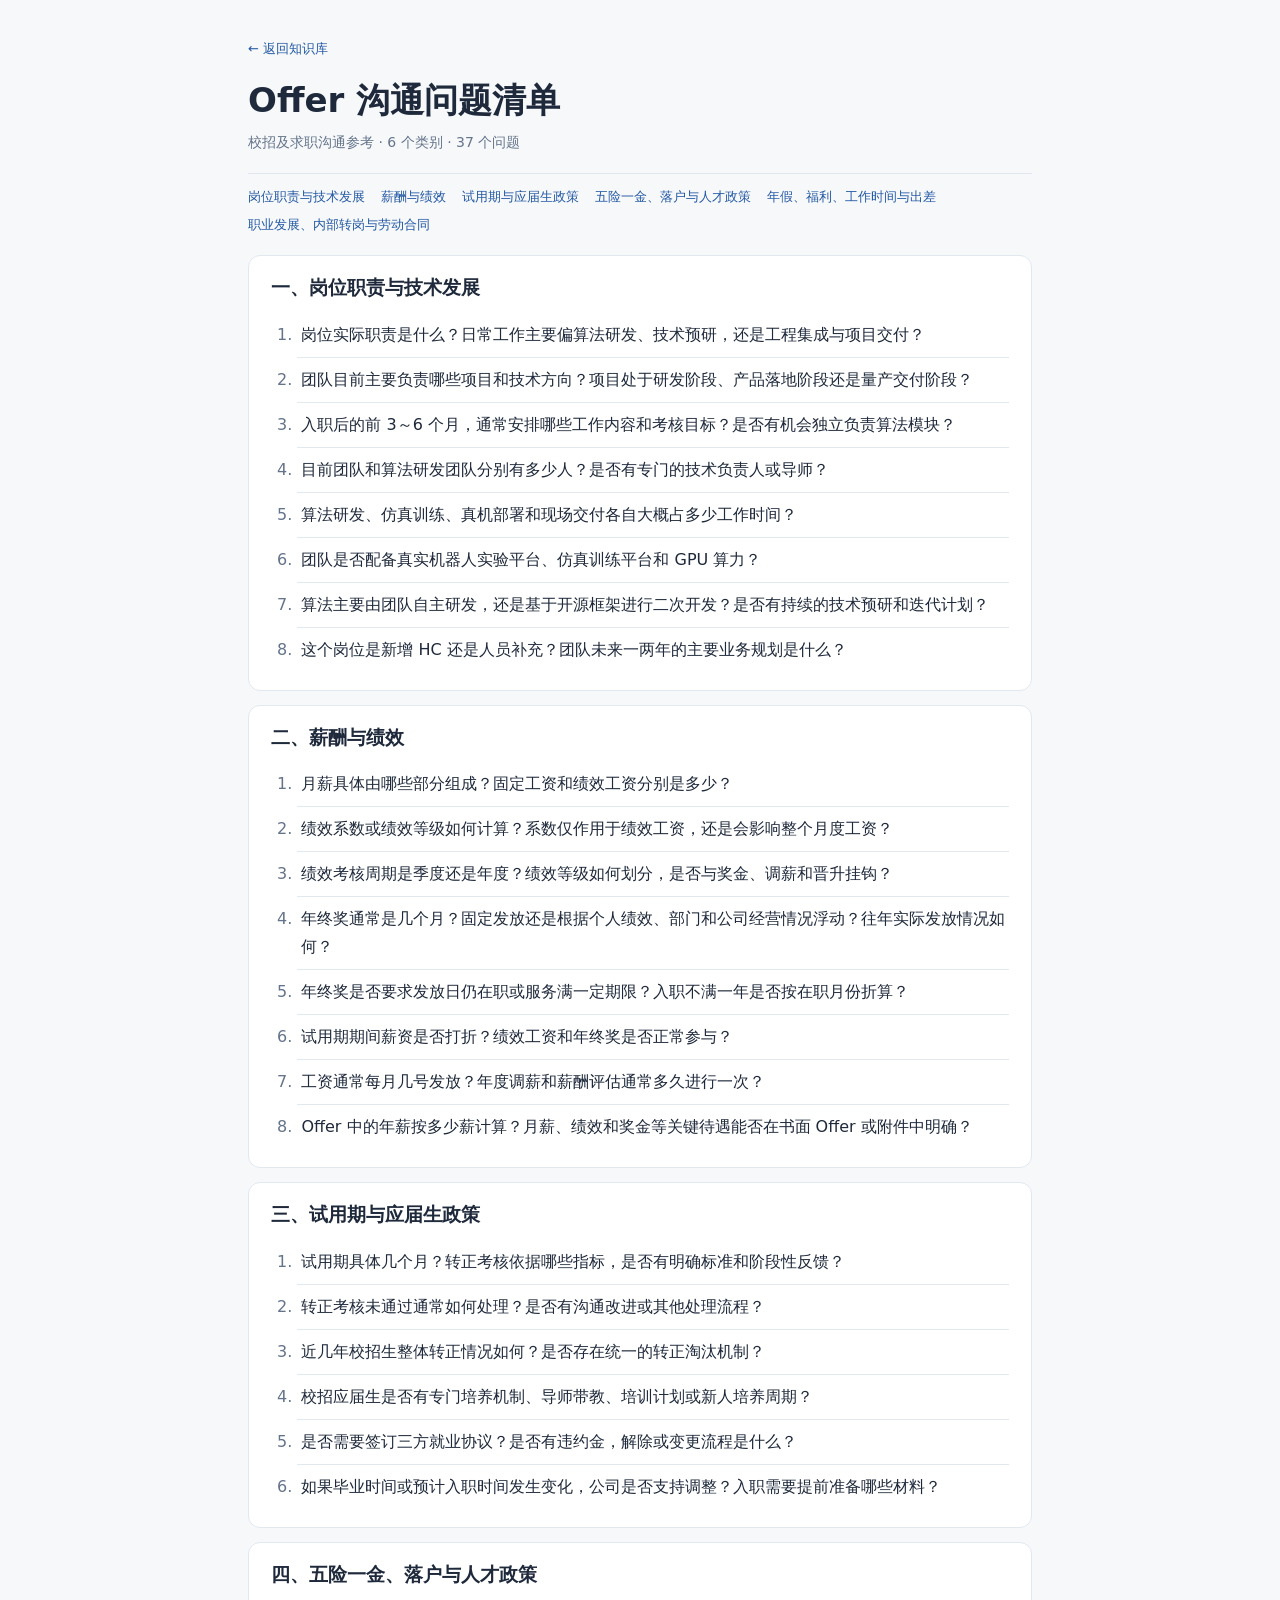
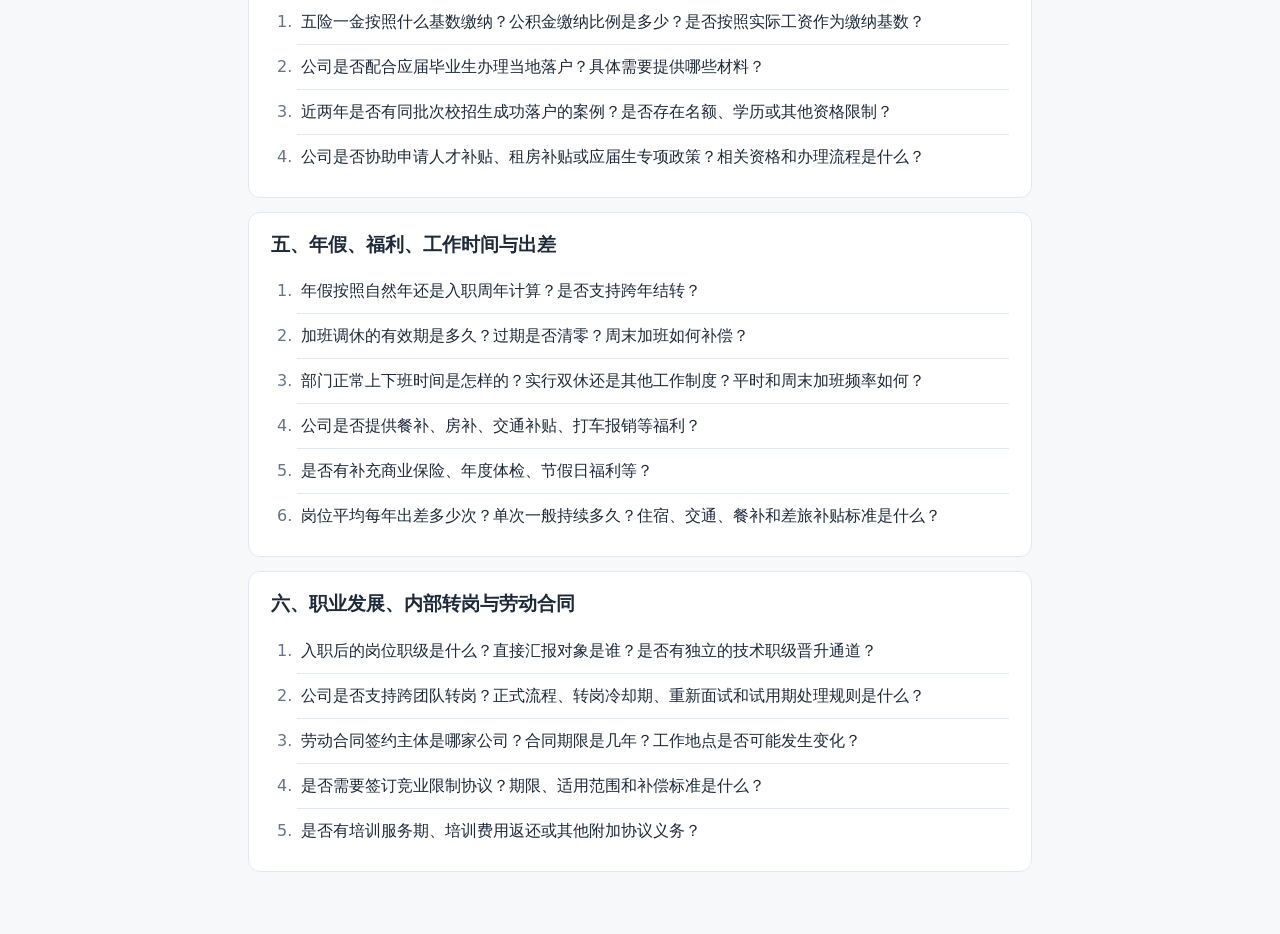
<file: docs/tools/offer-assistant/index.html>
<!doctype html>
<html lang="zh-CN">
<head>
<meta charset="utf-8">
<meta name="viewport" content="width=device-width, initial-scale=1">
<title>Offer 沟通问题清单</title>
<style>
:root{color-scheme:light dark;--bg:#f7f8fa;--paper:#fff;--ink:#1e293b;--muted:#64748b;--line:#e2e8f0;--accent:#2359a4}
@media(prefers-color-scheme:dark){:root{--bg:#111827;--paper:#182230;--ink:#e5e7eb;--muted:#aab7c8;--line:#374151;--accent:#9ac2ff}}
*{box-sizing:border-box}body{margin:0;background:var(--bg);color:var(--ink);font:16px/1.75 system-ui,-apple-system,"Microsoft YaHei",sans-serif}main{max-width:820px;margin:auto;padding:28px 18px 48px}a{color:var(--accent);text-decoration:none}a:hover{text-decoration:underline}header{padding:6px 0 18px}header a{font-size:13px}h1{font-size:clamp(25px,5vw,34px);line-height:1.3;margin:16px 0 8px}header p{margin:0;color:var(--muted);font-size:14px}nav{display:flex;flex-wrap:wrap;gap:6px 16px;font-size:13px;padding:12px 0 18px;border-top:1px solid var(--line)}section{background:var(--paper);border:1px solid var(--line);border-radius:12px;margin:0 0 14px;padding:18px 22px;scroll-margin-top:12px}h2{font-size:19px;line-height:1.4;margin:0 0 12px}ol{margin:0;padding-left:1.65em}li{padding:8px 0 8px 4px}li+li{border-top:1px solid var(--line)}li::marker{color:var(--muted)}@media(max-width:480px){main{padding:18px 12px 36px}section{padding:15px 14px}h2{font-size:17px}}@media print{body{background:#fff;color:#000}main{max-width:none;padding:0}section{border:none;break-inside:auto}li{break-inside:avoid}nav,header a{display:none}}
</style>
</head>
<body><main>
<header><a href="../../">← 返回知识库</a><h1>Offer 沟通问题清单</h1><p>校招及求职沟通参考 · 6 个类别 · 37 个问题</p></header>
<nav aria-label="问题分类"><a href="#group-1">岗位职责与技术发展</a>
<a href="#group-2">薪酬与绩效</a>
<a href="#group-3">试用期与应届生政策</a>
<a href="#group-4">五险一金、落户与人才政策</a>
<a href="#group-5">年假、福利、工作时间与出差</a>
<a href="#group-6">职业发展、内部转岗与劳动合同</a></nav>
<section id="group-1"><h2>一、岗位职责与技术发展</h2><ol><li>岗位实际职责是什么？日常工作主要偏算法研发、技术预研，还是工程集成与项目交付？</li>
<li>团队目前主要负责哪些项目和技术方向？项目处于研发阶段、产品落地阶段还是量产交付阶段？</li>
<li>入职后的前 3～6 个月，通常安排哪些工作内容和考核目标？是否有机会独立负责算法模块？</li>
<li>目前团队和算法研发团队分别有多少人？是否有专门的技术负责人或导师？</li>
<li>算法研发、仿真训练、真机部署和现场交付各自大概占多少工作时间？</li>
<li>团队是否配备真实机器人实验平台、仿真训练平台和 GPU 算力？</li>
<li>算法主要由团队自主研发，还是基于开源框架进行二次开发？是否有持续的技术预研和迭代计划？</li>
<li>这个岗位是新增 HC 还是人员补充？团队未来一两年的主要业务规划是什么？</li></ol></section>
<section id="group-2"><h2>二、薪酬与绩效</h2><ol><li>月薪具体由哪些部分组成？固定工资和绩效工资分别是多少？</li>
<li>绩效系数或绩效等级如何计算？系数仅作用于绩效工资，还是会影响整个月度工资？</li>
<li>绩效考核周期是季度还是年度？绩效等级如何划分，是否与奖金、调薪和晋升挂钩？</li>
<li>年终奖通常是几个月？固定发放还是根据个人绩效、部门和公司经营情况浮动？往年实际发放情况如何？</li>
<li>年终奖是否要求发放日仍在职或服务满一定期限？入职不满一年是否按在职月份折算？</li>
<li>试用期期间薪资是否打折？绩效工资和年终奖是否正常参与？</li>
<li>工资通常每月几号发放？年度调薪和薪酬评估通常多久进行一次？</li>
<li>Offer 中的年薪按多少薪计算？月薪、绩效和奖金等关键待遇能否在书面 Offer 或附件中明确？</li></ol></section>
<section id="group-3"><h2>三、试用期与应届生政策</h2><ol><li>试用期具体几个月？转正考核依据哪些指标，是否有明确标准和阶段性反馈？</li>
<li>转正考核未通过通常如何处理？是否有沟通改进或其他处理流程？</li>
<li>近几年校招生整体转正情况如何？是否存在统一的转正淘汰机制？</li>
<li>校招应届生是否有专门培养机制、导师带教、培训计划或新人培养周期？</li>
<li>是否需要签订三方就业协议？是否有违约金，解除或变更流程是什么？</li>
<li>如果毕业时间或预计入职时间发生变化，公司是否支持调整？入职需要提前准备哪些材料？</li></ol></section>
<section id="group-4"><h2>四、五险一金、落户与人才政策</h2><ol><li>五险一金按照什么基数缴纳？公积金缴纳比例是多少？是否按照实际工资作为缴纳基数？</li>
<li>公司是否配合应届毕业生办理当地落户？具体需要提供哪些材料？</li>
<li>近两年是否有同批次校招生成功落户的案例？是否存在名额、学历或其他资格限制？</li>
<li>公司是否协助申请人才补贴、租房补贴或应届生专项政策？相关资格和办理流程是什么？</li></ol></section>
<section id="group-5"><h2>五、年假、福利、工作时间与出差</h2><ol><li>年假按照自然年还是入职周年计算？是否支持跨年结转？</li>
<li>加班调休的有效期是多久？过期是否清零？周末加班如何补偿？</li>
<li>部门正常上下班时间是怎样的？实行双休还是其他工作制度？平时和周末加班频率如何？</li>
<li>公司是否提供餐补、房补、交通补贴、打车报销等福利？</li>
<li>是否有补充商业保险、年度体检、节假日福利等？</li>
<li>岗位平均每年出差多少次？单次一般持续多久？住宿、交通、餐补和差旅补贴标准是什么？</li></ol></section>
<section id="group-6"><h2>六、职业发展、内部转岗与劳动合同</h2><ol><li>入职后的岗位职级是什么？直接汇报对象是谁？是否有独立的技术职级晋升通道？</li>
<li>公司是否支持跨团队转岗？正式流程、转岗冷却期、重新面试和试用期处理规则是什么？</li>
<li>劳动合同签约主体是哪家公司？合同期限是几年？工作地点是否可能发生变化？</li>
<li>是否需要签订竞业限制协议？期限、适用范围和补偿标准是什么？</li>
<li>是否有培训服务期、培训费用返还或其他附加协议义务？</li></ol></section>
</main></body></html>
</file>
